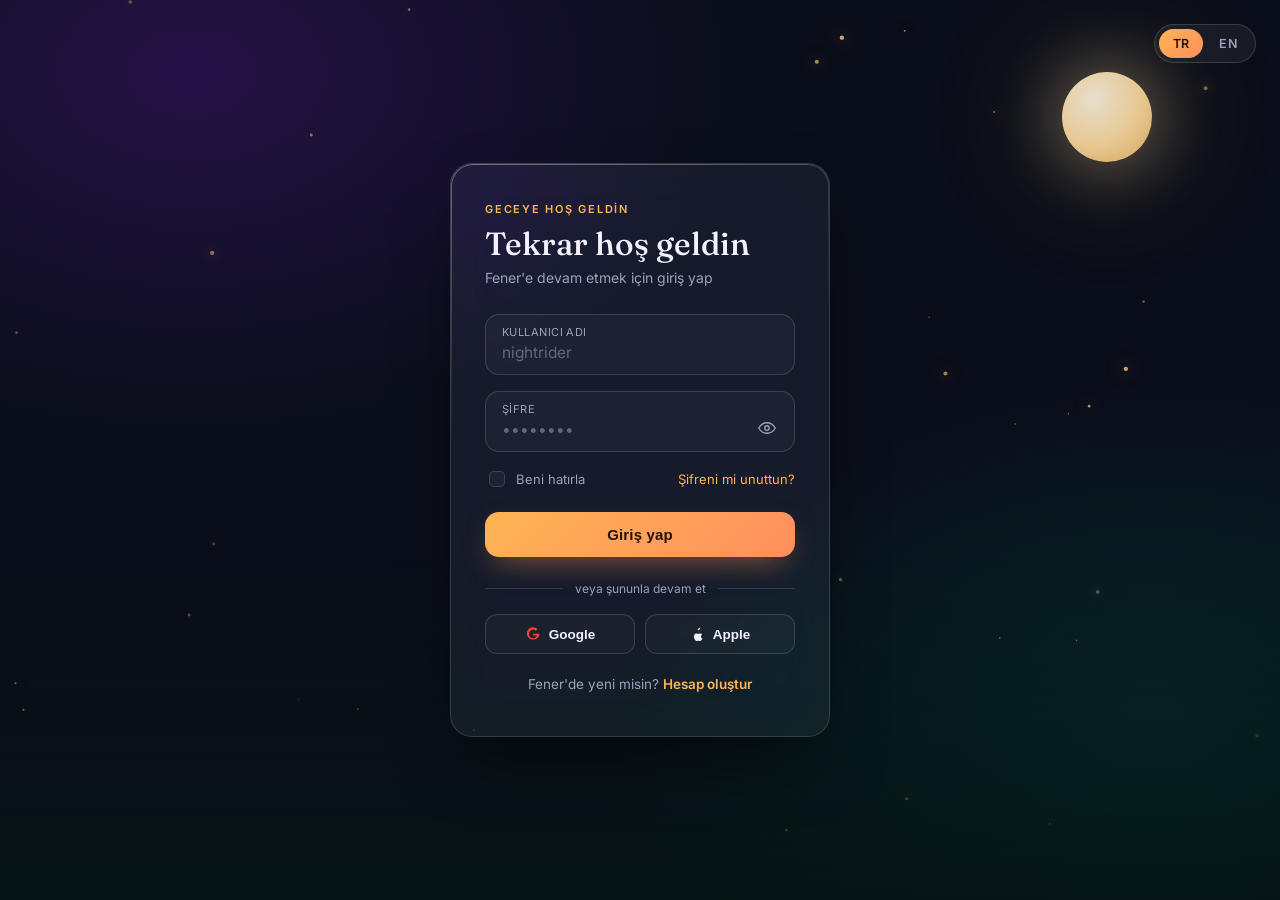
<file: index.html>
<!DOCTYPE html>
<html lang="tr">
<head>
<meta charset="UTF-8">
<meta name="viewport" content="width=device-width, initial-scale=1.0">
<title>Fener — Sign In</title>
<link rel="preconnect" href="https://fonts.googleapis.com">
<link href="https://fonts.googleapis.com/css2?family=Fraunces:opsz,wght@9..144,300;9..144,500;9..144,600&family=Inter:wght@400;500;600;700&display=swap" rel="stylesheet">
<style>
  :root{
    --bg-deep:#0a0e1a;
    --bg-violet:#241246;
    --bg-teal:#062e2c;
    --glass:rgba(255,255,255,.055);
    --glass-border:rgba(255,255,255,.14);
    --text-primary:#f3f1ff;
    --text-muted:#9aa3bd;
    --accent:#ffb454;
    --accent-soft:rgba(255,180,84,.35);
    --danger:#ff7a7a;
    --radius:22px;
  }

  *{box-sizing:border-box;}
  html,body{height:100%;}
  body{
    margin:0;
    min-height:100vh;
    display:flex;
    align-items:center;
    justify-content:center;
    font-family:'Inter',sans-serif;
    color:var(--text-primary);
    background:
      radial-gradient(ellipse 900px 600px at 15% 8%, var(--bg-violet), transparent 60%),
      radial-gradient(ellipse 900px 700px at 90% 90%, var(--bg-teal), transparent 60%),
      var(--bg-deep);
    overflow:hidden;
    position:relative;
  }

  /* ambient starfield / fireflies */
  #fireflies{
    position:fixed;
    inset:0;
    pointer-events:none;
    z-index:0;
  }

  /* moon */
  .moon{
    position:fixed;
    top:8%;
    right:10%;
    width:90px;
    height:90px;
    border-radius:50%;
    background:radial-gradient(circle at 35% 30%, #fff6df, #ffdca0 55%, #e8b55f 100%);
    box-shadow:0 0 60px 10px rgba(255,220,160,.35), 0 0 140px 40px rgba(255,180,84,.12);
    opacity:.9;
  }

  .ridge{
    position:fixed;
    left:0; right:0; bottom:0;
    height:38vh;
    background:linear-gradient(to top, rgba(6,20,20,.9), transparent);
    z-index:0;
  }

  .lang-toggle{
    position:fixed;
    top:24px;
    right:24px;
    z-index:5;
    display:flex;
    background:var(--glass);
    border:1px solid var(--glass-border);
    border-radius:999px;
    padding:4px;
    backdrop-filter:blur(14px);
    gap:2px;
  }
  .lang-toggle button{
    border:none;
    background:transparent;
    color:var(--text-muted);
    font-family:'Inter',sans-serif;
    font-weight:600;
    font-size:12.5px;
    letter-spacing:.03em;
    padding:7px 14px;
    border-radius:999px;
    cursor:pointer;
    transition:background .25s ease, color .25s ease;
  }
  .lang-toggle button.active{
    background:linear-gradient(135deg, var(--accent), #ff8f5e);
    color:#22140a;
  }

  .card{
    position:relative;
    z-index:2;
    width:380px;
    max-width:90vw;
    padding:38px 34px 30px;
    border-radius:var(--radius);
    background:var(--glass);
    border:1px solid var(--glass-border);
    backdrop-filter:blur(22px) saturate(1.4);
    -webkit-backdrop-filter:blur(22px) saturate(1.4);
    box-shadow:0 30px 70px -20px rgba(0,0,0,.6), inset 0 1px 0 rgba(255,255,255,.06);
    transform-style:preserve-3d;
    transition:transform .12s ease-out;
  }
  .card::before{
    content:"";
    position:absolute;
    inset:0;
    border-radius:var(--radius);
    padding:1px;
    background:linear-gradient(160deg, rgba(255,255,255,.35), transparent 40%);
    -webkit-mask:linear-gradient(#fff 0 0) content-box, linear-gradient(#fff 0 0);
    -webkit-mask-composite:xor;
    mask-composite:exclude;
    pointer-events:none;
  }

  .eyebrow{
    font-size:11px;
    letter-spacing:.16em;
    text-transform:uppercase;
    color:var(--accent);
    font-weight:600;
    margin:0 0 10px;
  }

  h1{
    font-family:'Fraunces',serif;
    font-weight:500;
    font-size:32px;
    line-height:1.1;
    margin:0 0 8px;
  }

  .subtitle{
    color:var(--text-muted);
    font-size:14px;
    margin:0 0 28px;
  }

  .field{
    position:relative;
    margin-bottom:16px;
    border:1px solid var(--glass-border);
    border-radius:14px;
    background:rgba(255,255,255,.035);
    transition:border-color .2s ease, box-shadow .2s ease;
  }
  .field:focus-within{
    border-color:var(--accent-soft);
    box-shadow:0 0 0 3px rgba(255,180,84,.12);
  }
  .field label{
    display:block;
    font-size:11px;
    letter-spacing:.04em;
    text-transform:uppercase;
    color:var(--text-muted);
    padding:10px 16px 0;
  }
  .field input{
    width:100%;
    background:transparent;
    border:none;
    outline:none;
    color:var(--text-primary);
    font-family:'Inter',sans-serif;
    font-size:15.5px;
    padding:4px 16px 12px;
  }
  .field input::placeholder{color:rgba(154,163,189,.55);}
  .toggle-pass{
    position:absolute;
    right:12px;
    top:50%;
    transform:translateY(-30%);
    background:none;
    border:none;
    color:var(--text-muted);
    cursor:pointer;
    padding:6px;
    display:flex;
  }
  .toggle-pass:hover{color:var(--text-primary);}

  .row{
    display:flex;
    align-items:center;
    justify-content:space-between;
    margin:6px 0 22px;
    font-size:13px;
  }
  .remember{
    display:flex;
    align-items:center;
    gap:8px;
    color:var(--text-muted);
    cursor:pointer;
    user-select:none;
  }
  .remember input{
    appearance:none;
    width:16px;height:16px;
    border-radius:5px;
    border:1px solid var(--glass-border);
    background:rgba(255,255,255,.04);
    display:grid;
    place-content:center;
    cursor:pointer;
  }
  .remember input:checked{background:var(--accent); border-color:var(--accent);}
  .remember input:checked::after{
    content:"";
    width:4px;height:8px;
    border:solid #22140a;
    border-width:0 2px 2px 0;
    transform:rotate(45deg) translate(-1px,-1px);
  }
  .row a{color:var(--accent); text-decoration:none;}
  .row a:hover{text-decoration:underline;}

  .btn-primary{
    width:100%;
    padding:14px;
    border:none;
    border-radius:14px;
    background:linear-gradient(135deg, var(--accent), #ff8f5e);
    color:#241205;
    font-weight:700;
    font-size:15px;
    letter-spacing:.01em;
    cursor:pointer;
    position:relative;
    box-shadow:0 12px 30px -10px rgba(255,150,80,.55);
    transition:transform .15s ease, box-shadow .15s ease;
  }
  .btn-primary:hover{transform:translateY(-1px); box-shadow:0 16px 34px -8px rgba(255,150,80,.65);}
  .btn-primary:active{transform:translateY(0);}
  .btn-primary.is-loading .btn-label{visibility:hidden;}
  .btn-primary .spinner{
    display:none;
    position:absolute;
    inset:0;
    align-items:center;
    justify-content:center;
  }
  .btn-primary.is-loading .spinner{display:flex;}
  .spinner span{
    width:16px;height:16px;
    border-radius:50%;
    border:2px solid rgba(36,18,5,.3);
    border-top-color:#241205;
    animation:spin .7s linear infinite;
  }
  @keyframes spin{to{transform:rotate(360deg);}}

  .divider{
    display:flex;
    align-items:center;
    gap:12px;
    margin:24px 0 18px;
    color:var(--text-muted);
    font-size:12px;
  }
  .divider::before, .divider::after{
    content:"";
    flex:1;
    height:1px;
    background:var(--glass-border);
  }

  .socials{
    display:flex;
    gap:10px;
    margin-bottom:22px;
  }
  .socials button{
    flex:1;
    display:flex;
    align-items:center;
    justify-content:center;
    gap:8px;
    padding:11px;
    border-radius:12px;
    border:1px solid var(--glass-border);
    background:rgba(255,255,255,.03);
    color:var(--text-primary);
    font-size:13.5px;
    font-weight:600;
    cursor:pointer;
    transition:background .2s ease, transform .15s ease;
  }
  .socials button:hover{background:rgba(255,255,255,.07); transform:translateY(-1px);}

  .footer-link{
    text-align:center;
    font-size:13.5px;
    color:var(--text-muted);
  }
  .footer-link a{color:var(--accent); text-decoration:none; font-weight:600;}
  .footer-link a:hover{text-decoration:underline;}

  .error-msg{
    display:none;
    font-size:12.5px;
    color:var(--danger);
    margin:-6px 0 14px;
  }
  .error-msg.show{display:block;}

  @media (prefers-reduced-motion: reduce){
    .card, .btn-primary, .socials button{transition:none;}
  }

  @media (max-width:420px){
    .moon{width:60px; height:60px; top:5%; right:8%;}
    .card{padding:30px 22px 24px;}
    h1{font-size:26px;}
  }
</style>
</head>
<body>

<canvas id="fireflies"></canvas>
<div class="moon"></div>
<div class="ridge"></div>

<div class="lang-toggle" role="group" aria-label="Language">
  <button type="button" data-lang="tr" class="active">TR</button>
  <button type="button" data-lang="en">EN</button>
</div>

<form class="card" id="loginForm" autocomplete="off">
  <p class="eyebrow" data-i18n="eyebrow">Geceye Hoş Geldin</p>
  <h1 data-i18n="title">Tekrar hoş geldin</h1>
  <p class="subtitle" data-i18n="subtitle">Fener'e devam etmek için giriş yap</p>

  <div class="field">
    <label for="username" data-i18n="usernameLabel">Kullanıcı adı</label>
    <input id="username" name="username" type="text" placeholder="nightrider" required>
  </div>

  <div class="field">
    <label for="password" data-i18n="passwordLabel">Şifre</label>
    <input id="password" name="password" type="password" placeholder="••••••••" required>
    <button type="button" class="toggle-pass" id="togglePass" aria-label="Show password">
      <svg id="eyeIcon" width="18" height="18" viewBox="0 0 24 24" fill="none" stroke="currentColor" stroke-width="1.8">
        <path d="M1 12s4-7 11-7 11 7 11 7-4 7-11 7-11-7-11-7Z"/>
        <circle cx="12" cy="12" r="3"/>
      </svg>
    </button>
  </div>

  <p class="error-msg" id="errorMsg" data-i18n="errorMsg">Kullanıcı adı veya şifre hatalı.</p>

  <div class="row">
    <label class="remember">
      <input type="checkbox" id="remember">
      <span data-i18n="remember">Beni hatırla</span>
    </label>
    <a href="#" data-i18n="forgot">Şifreni mi unuttun?</a>
  </div>

  <button type="submit" class="btn-primary" id="submitBtn">
    <span class="btn-label" data-i18n="signIn">Giriş yap</span>
    <span class="spinner"><span></span></span>
  </button>

  <div class="divider"><span data-i18n="divider">veya şununla devam et</span></div>

  <div class="socials">
    <button type="button">
      <svg width="16" height="16" viewBox="0 0 24 24"><path fill="#EA4335" d="M12 10.2v3.9h5.5c-.24 1.4-1.7 4.1-5.5 4.1-3.3 0-6-2.7-6-6.2s2.7-6.2 6-6.2c1.9 0 3.1.8 3.9 1.5l2.7-2.6C16.9 3.1 14.7 2 12 2 6.9 2 2.8 6.1 2.8 11.2S6.9 20.4 12 20.4c6.9 0 9.5-4.8 9.5-7.3 0-.5 0-.9-.1-1.3H12Z"/></svg>
      Google
    </button>
    <button type="button">
      <svg width="15" height="15" viewBox="0 0 24 24" fill="currentColor"><path d="M16.365 1.43c0 1.14-.462 2.05-1.15 2.75-.74.75-1.94 1.34-2.94 1.26-.13-1.1.44-2.24 1.13-2.95.75-.79 2.03-1.36 2.96-1.06Zm3.61 16.86c-.34.78-.75 1.53-1.26 2.24-.7 1-1.42 1.99-2.56 2.01-1.12.02-1.48-.66-2.76-.66-1.28 0-1.68.64-2.74.68-1.1.04-1.94-1.08-2.65-2.07-1.44-2.02-2.55-5.7-1.07-8.19.74-1.24 2.05-2.02 3.48-2.04 1.08-.02 2.1.72 2.76.72.66 0 1.9-.89 3.2-.76.55.02 2.08.22 3.06 1.66-.08.05-1.83 1.06-1.81 3.16.02 2.51 2.2 3.35 2.35 3.25Z"/></svg>
      Apple
    </button>
  </div>

  <p class="footer-link"><span data-i18n="newHere">Fener'de yeni misin?</span> <a href="#" data-i18n="createAccount">Hesap oluştur</a></p>
</form>

<script>
/* ---------- i18n ---------- */
const dict = {
  tr:{
    eyebrow:"Geceye Hoş Geldin",
    title:"Tekrar hoş geldin",
    subtitle:"Fener'e devam etmek için giriş yap",
    usernameLabel:"Kullanıcı adı",
    passwordLabel:"Şifre",
    remember:"Beni hatırla",
    forgot:"Şifreni mi unuttun?",
    signIn:"Giriş yap",
    divider:"veya şununla devam et",
    newHere:"Fener'de yeni misin?",
    createAccount:"Hesap oluştur",
    errorMsg:"Kullanıcı adı veya şifre hatalı."
  },
  en:{
    eyebrow:"Welcome to the night",
    title:"Welcome back",
    subtitle:"Sign in to continue to Fener",
    usernameLabel:"Username",
    passwordLabel:"Password",
    remember:"Remember me",
    forgot:"Forgot password?",
    signIn:"Sign in",
    divider:"or continue with",
    newHere:"New to Fener?",
    createAccount:"Create account",
    errorMsg:"Incorrect username or password."
  }
};

function setLang(lang){
  document.documentElement.lang = lang;
  document.querySelectorAll('[data-i18n]').forEach(el=>{
    const key = el.getAttribute('data-i18n');
    if(dict[lang][key]) el.textContent = dict[lang][key];
  });
  document.querySelectorAll('.lang-toggle button').forEach(btn=>{
    btn.classList.toggle('active', btn.dataset.lang === lang);
  });
  document.getElementById('username').placeholder = lang === 'tr' ? 'kullanici_adi' : 'username';
  localStorage.setItem && null; // artifacts: no localStorage usage, kept in-memory only
}

document.querySelectorAll('.lang-toggle button').forEach(btn=>{
  btn.addEventListener('click', ()=> setLang(btn.dataset.lang));
});

/* ---------- password toggle ---------- */
const pass = document.getElementById('password');
const toggleBtn = document.getElementById('togglePass');
const eyeIcon = document.getElementById('eyeIcon');
toggleBtn.addEventListener('click', ()=>{
  const show = pass.type === 'password';
  pass.type = show ? 'text' : 'password';
  eyeIcon.innerHTML = show
    ? '<path d="M3 3l18 18M10.6 10.6a3 3 0 0 0 4.24 4.24M9.9 4.24A11 11 0 0 1 12 4c7 0 11 8 11 8a17.6 17.6 0 0 1-3.1 4.14M6.5 6.6C3.9 8.3 2 12 2 12s4 8 11 8c1.4 0 2.65-.32 3.75-.83"/>'
    : '<path d="M1 12s4-7 11-7 11 7 11 7-4 7-11 7-11-7-11-7Z"/><circle cx="12" cy="12" r="3"/>';
});

/* ---------- card tilt toward cursor ---------- */
const card = document.getElementById('loginForm');
card.addEventListener('pointermove', e=>{
  const r = card.getBoundingClientRect();
  const nx = (e.clientX - r.left) / r.width - 0.5;
  const ny = (e.clientY - r.top) / r.height - 0.5;
  card.style.transform = `perspective(900px) rotateY(${nx*8}deg) rotateX(${-ny*8}deg)`;
});
card.addEventListener('pointerleave', ()=>{
  card.style.transform = 'perspective(900px) rotateY(0deg) rotateX(0deg)';
});

/* ---------- fake submit: spinner -> error/success ---------- */
const btn = document.getElementById('submitBtn');
const errorMsg = document.getElementById('errorMsg');
card.addEventListener('submit', e=>{
  e.preventDefault();
  errorMsg.classList.remove('show');
  btn.classList.add('is-loading');
  setTimeout(()=>{
    btn.classList.remove('is-loading');
    const u = document.getElementById('username').value.trim();
    const p = pass.value.trim();
    if(!u || !p){
      errorMsg.classList.add('show');
    } else {
      btn.querySelector('.btn-label').textContent =
        (document.documentElement.lang === 'tr') ? 'Başarılı ✓' : 'Success ✓';
    }
  }, 1100);
});

/* ---------- ambient fireflies canvas ---------- */
const canvas = document.getElementById('fireflies');
const ctx = canvas.getContext('2d');
let W, H, flies = [];

function resize(){
  W = canvas.width = window.innerWidth;
  H = canvas.height = window.innerHeight;
}
window.addEventListener('resize', resize);
resize();

const count = window.innerWidth < 500 ? 18 : 34;
for(let i=0;i<count;i++){
  flies.push({
    x: Math.random()*W,
    y: Math.random()*H,
    r: Math.random()*1.6 + 0.6,
    a: Math.random()*Math.PI*2,
    speed: Math.random()*0.35 + 0.08,
    flicker: Math.random()*Math.PI*2
  });
}

function tick(){
  ctx.clearRect(0,0,W,H);
  flies.forEach(f=>{
    f.a += 0.003;
    f.flicker += 0.05;
    f.x += Math.cos(f.a)*f.speed;
    f.y += Math.sin(f.a*1.3)*f.speed*0.6 - 0.05;
    if(f.y < -10) f.y = H+10;
    if(f.x < -10) f.x = W+10;
    if(f.x > W+10) f.x = -10;
    const glow = (Math.sin(f.flicker)+1)/2;
    ctx.beginPath();
    ctx.fillStyle = `rgba(255,200,120,${0.25 + glow*0.55})`;
    ctx.shadowColor = 'rgba(255,180,84,0.9)';
    ctx.shadowBlur = 8 + glow*10;
    ctx.arc(f.x, f.y, f.r, 0, Math.PI*2);
    ctx.fill();
  });
  requestAnimationFrame(tick);
}
tick();
</script>
</body>
</html>
</file>
